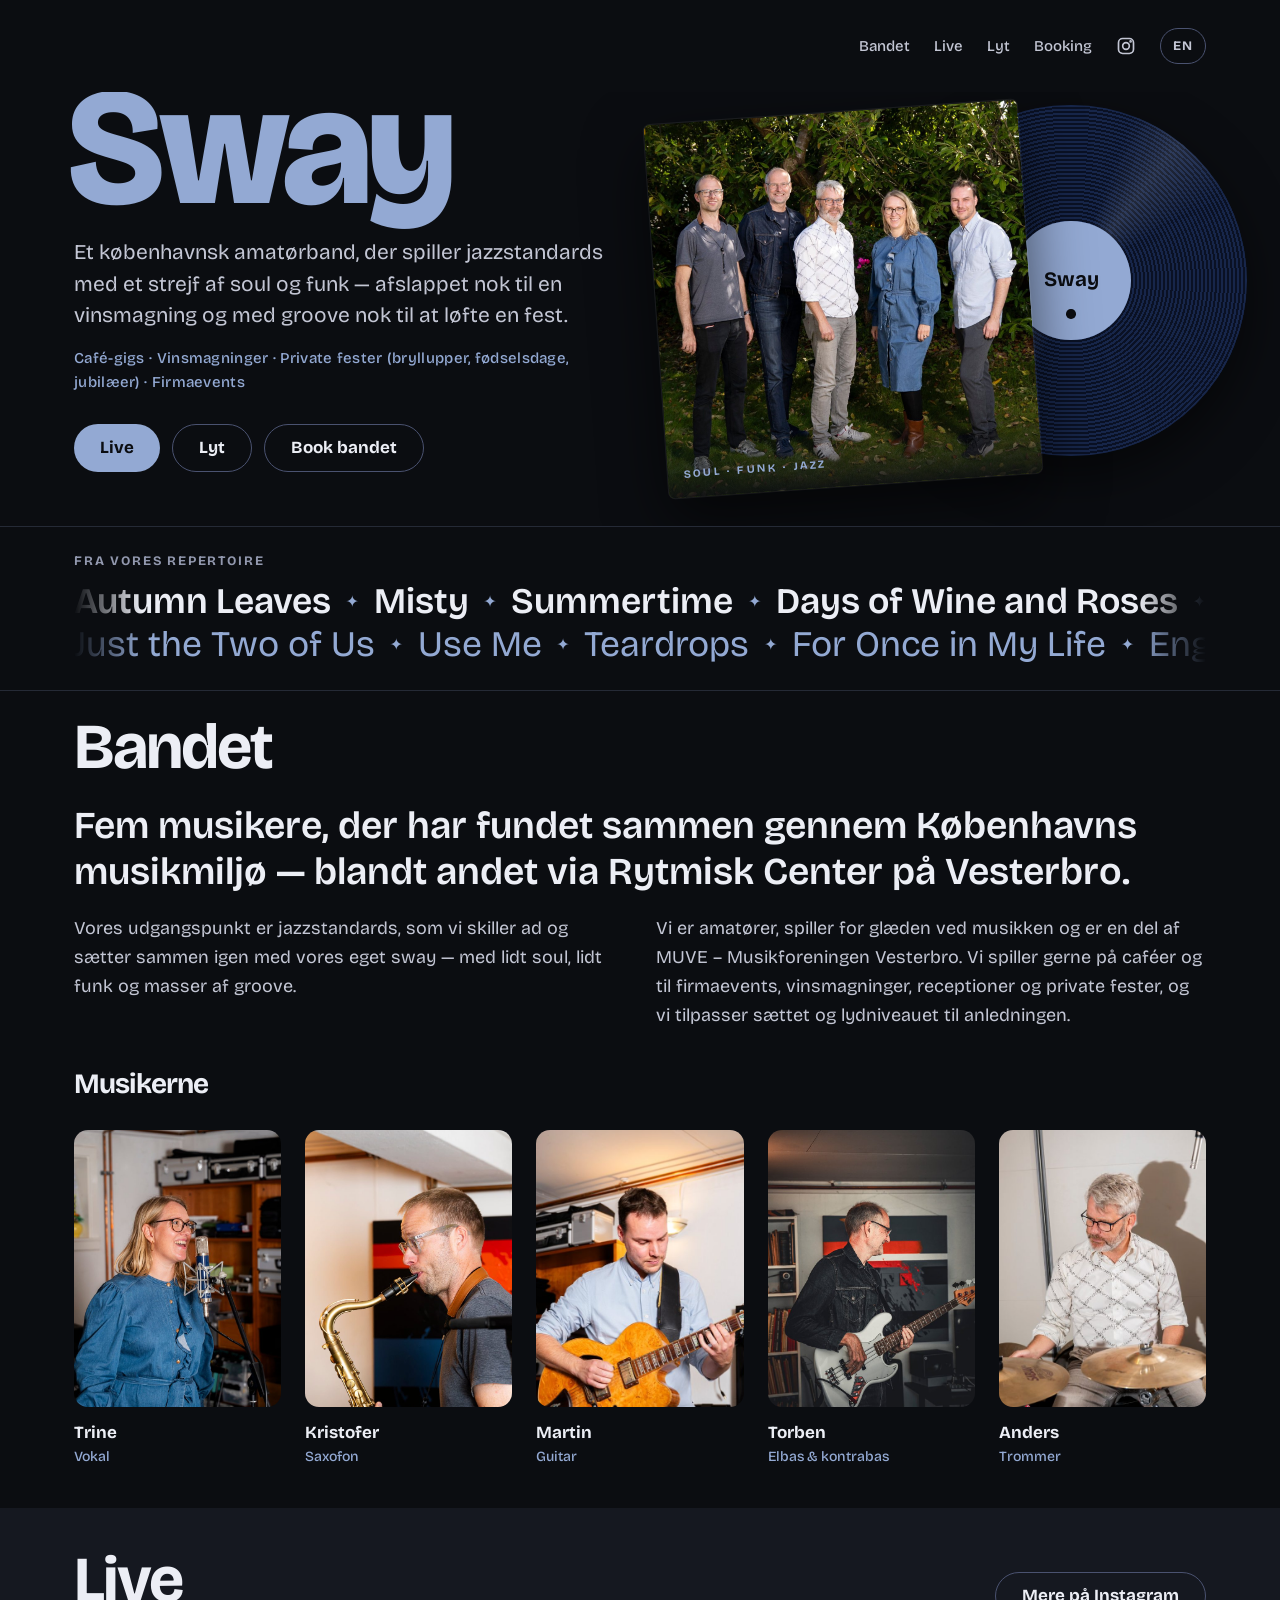
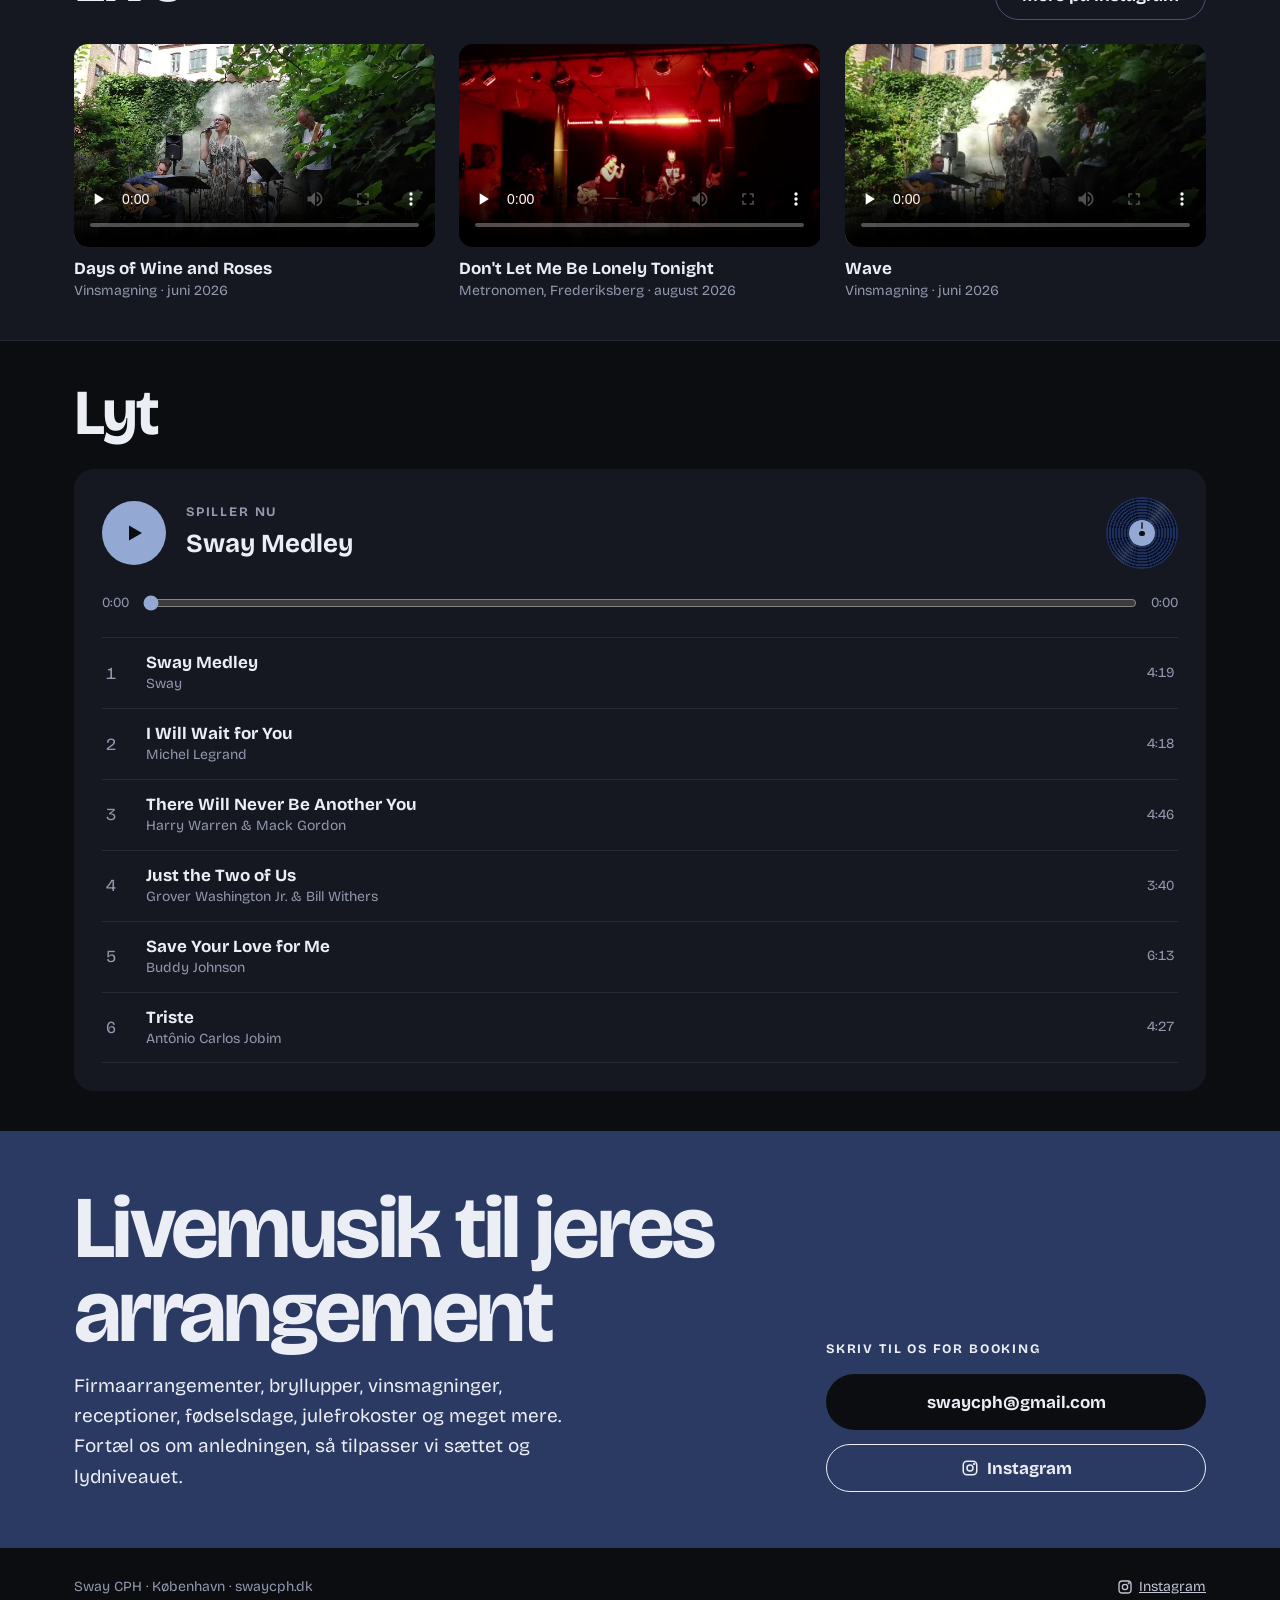
<file: index.html>
<!doctype html>
<html lang="da">
<head>
<meta charset="utf-8">
<meta name="viewport" content="width=device-width, initial-scale=1">
<title>Sway CPH — Soul, funk &amp; jazz fra København</title>
<meta name="description" content="Sway er et københavnsk band, der spiller jazzstandards med soul, funk og groove til firmaarrangementer, vinsmagninger, receptioner og private fester.">
<meta property="og:title" content="Sway CPH — Soul, funk &amp; jazz fra København">
<meta property="og:description" content="Livemusik til jeres arrangement. Jazzstandards med soul, funk og groove fra København.">
<meta property="og:image" content="https://swaycph.dk/images/hero.jpg">
<meta property="og:type" content="website">
<link rel="preconnect" href="https://fonts.googleapis.com">
<link rel="preconnect" href="https://fonts.gstatic.com" crossorigin>
<link href="https://fonts.googleapis.com/css2?family=Bricolage+Grotesque:opsz,wght@12..96,400..800&display=swap" rel="stylesheet">
<link rel="stylesheet" href="style.css?v=20261114r">
<script>if (/[?&]theme=classic\b/.test(location.search)) document.documentElement.classList.add('theme-classic');</script>
<script>
  // Always open at the top: no restored scroll position, and drop a #section left in the address by an earlier click.
  if ('scrollRestoration' in history) history.scrollRestoration = 'manual';
  if (location.hash) history.replaceState(null, '', location.pathname + location.search);
  window.addEventListener('load', function () { window.scrollTo(0, 0); });
</script>
</head>
<body>

<header class="wrap header">
  <nav aria-label="Hovedmenu" data-en-label="Main menu" class="nav">
    <a href="#band" data-en="The Band">Bandet</a>
    <a href="#live">Live</a>
    <a href="#listen" data-en="Listen">Lyt</a>
    <a href="#contact">Booking</a>
    <a href="https://www.instagram.com/swaysocial_cph/" target="_blank" rel="noopener" aria-label="Instagram" class="icon-link">
      <svg width="20" height="20" viewBox="0 0 24 24" fill="none" stroke="currentColor" stroke-width="2" aria-hidden="true"><rect x="3" y="3" width="18" height="18" rx="5"/><circle cx="12" cy="12" r="4"/><circle cx="17.5" cy="6.5" r="0.6" fill="currentColor"/></svg>
    </a>
  </nav>
  <button type="button" class="lang-toggle" id="lang-toggle" aria-label="Switch to English" data-en-label="Skift til dansk" data-en="DA">EN</button>
</header>

<main>
<section id="top" class="hero">
  <div class="wrap hero-grid">
    <div class="hero-text">
      <h1>Sway</h1>
      <p class="lead" data-en="A Copenhagen amateur band playing jazz standards with a touch of soul and funk — relaxed enough for a wine tasting, with enough groove to lift a party.">Et københavnsk amatørband, der spiller jazzstandards med et strejf af soul og funk — afslappet nok til en vinsmagning og med groove nok til at løfte en fest.</p>
      <p class="occasions" data-en="Café gigs · Wine tastings · Private parties (weddings, birthdays, anniversaries) · Company events">Café-gigs · Vinsmagninger · Private fester (bryllupper, fødselsdage, jubilæer) · Firmaevents</p>
      <div class="buttons">
        <a href="#live" class="btn btn-solid">Live</a>
        <a href="#listen" class="btn btn-ghost" data-en="Listen">Lyt</a>
        <a href="#contact" class="btn btn-ghost" data-en="Book the band">Book bandet</a>
      </div>
    </div>
    <div class="collage">
      <div class="record" aria-hidden="true"><span>Sway</span></div>
      <figure class="cover">
        <img src="images/band.jpg" alt="Sway — de fem bandmedlemmer står samlet i en have" data-en-alt="Sway — the five band members standing together in a garden">
        <figcaption><span class="cover-top">Soul · Funk · Jazz</span></figcaption>
      </figure>
    </div>
  </div>
</section>


<section class="repertoire" aria-labelledby="rep-label">
  <p class="label wrap" id="rep-label" data-en="From our repertoire">Fra vores repertoire</p>
  <div class="rep-rows" id="rep-rows">
    <ul class="rep-list" id="rep-songs">
      <li>Autumn Leaves</li>
      <li>Misty</li>
      <li>Summertime</li>
      <li>Days of Wine and Roses</li>
      <li>There Will Never Be Another You</li>
      <li>A Night in Tunisia</li>
      <li>Alone Together</li>
      <li>Beautiful Love</li>
      <li>Willow Weep for Me</li>
      <li>Stolen Moments</li>
      <li>It Might as Well Be Spring</li>
      <li>Without a Song</li>
      <li>Save Your Love for Me</li>
      <li>Wild Is the Wind</li>
      <li>I Will Wait for You</li>
      <li>Når jeg bliver gammel</li>
      <li>Ain't No Sunshine</li>
      <li>Just the Two of Us</li>
      <li>Use Me</li>
      <li>Teardrops</li>
      <li>For Once in My Life</li>
      <li>Englishman in New York</li>
      <li>Fragile</li>
      <li>Here Comes the Rain Again</li>
      <li>50 Ways to Leave Your Lover</li>
      <li>Chevy 56</li>
      <li>How Come You Don't Call Me Anymore</li>
      <li>Chega de Saudade</li>
      <li>Triste</li>
      <li>Wave</li>
      <li>The Old Country</li>
      <li>Love Is a Time of Year</li>
      <li>Don't Let Me Be Lonely Tonight</li>
    </ul>
  </div>
</section>

<section id="band" class="section band">
  <div class="wrap stack">
    <h2 data-en="The Band">Bandet</h2>
    <div class="band-intro">
      <p class="bio-lead" data-en="Five musicians who found each other through Copenhagen's music scene, among other places at Rytmisk Center on Vesterbro.">Fem musikere, der har fundet sammen gennem Københavns musikmiljø — blandt andet via Rytmisk Center på Vesterbro.</p>
      <div class="bio-cols">
        <p class="bio" data-en="Our starting point is the jazz standards, which we take apart and put back together with a sway of our own — adding a little soul, a little funk and plenty of groove.">Vores udgangspunkt er jazzstandards, som vi skiller ad og sætter sammen igen med vores eget sway — med lidt soul, lidt funk og masser af groove.</p>
        <p class="bio" data-en="We are amateurs who play for the love of the music, and part of MUVE – the Vesterbro music association. We are happy to play cafés, company events, wine tastings, receptions and private celebrations, and we shape the set and the volume to fit the occasion.">Vi er amatører, spiller for glæden ved musikken og er en del af MUVE – Musikforeningen Vesterbro. Vi spiller gerne på caféer og til firmaevents, vinsmagninger, receptioner og private fester, og vi tilpasser sættet og lydniveauet til anledningen.</p>
      </div>
    </div>
    <h3 data-en="The Musicians">Musikerne</h3>
    <div class="members">
      <figure><img src="images/trine.jpg" alt="Trine synger ved en studiemikrofon" data-en-alt="Trine singing at a studio microphone" style="object-position: center 35%"><figcaption><b>Trine</b><span data-en="Vocals">Vokal</span></figcaption></figure>
      <figure><img src="images/kristofer.jpg" alt="Kristofer spiller tenorsax" data-en-alt="Kristofer playing tenor sax" style="object-position: center 40%"><figcaption><b>Kristofer</b><span data-en="Saxophone">Saxofon</span></figcaption></figure>
      <figure><img src="images/martin.jpg" alt="Martin spiller archtop-guitar" data-en-alt="Martin playing an archtop guitar" style="object-position: 55% 40%"><figcaption><b>Martin</b><span>Guitar</span></figcaption></figure>
      <figure><img src="images/torben.jpg" alt="Torben spiller på en hvid bas" data-en-alt="Torben playing a white bass" style="object-position: center 45%"><figcaption><b>Torben</b><span data-en="Bass guitar &amp; double bass">Elbas &amp; kontrabas</span></figcaption></figure>
      <figure><img src="images/anders.jpg" alt="Anders ved trommesættet" data-en-alt="Anders at the drum kit" style="object-position: 52% 30%"><figcaption><b>Anders</b><span data-en="Drums">Trommer</span></figcaption></figure>
    </div>
  </div>
</section>

<section id="live" class="section live">
  <div class="wrap stack">
    <div class="section-head">
      <h2>Live</h2>
      <a href="https://www.instagram.com/swaysocial_cph/" target="_blank" rel="noopener" class="btn btn-ghost" data-en="More on Instagram">Mere på Instagram</a>
    </div>
    <div class="clips">
      <figure class="clip">
        <video controls playsinline preload="none" poster="video/days-of-wine-and-roses.jpg" width="1280" height="720">
          <source src="video/days-of-wine-and-roses.mp4" type="video/mp4">
        </video>
        <figcaption><b>Days of Wine and Roses</b><span data-en="Wine tasting · June 2026">Vinsmagning · juni 2026</span></figcaption>
      </figure>
      <figure class="clip">
        <video controls playsinline preload="none" poster="video/dont-let-me-be-lonely-tonight.jpg" width="1280" height="720">
          <source src="video/dont-let-me-be-lonely-tonight.mp4" type="video/mp4">
        </video>
        <figcaption><b>Don't Let Me Be Lonely Tonight</b><span data-en="Metronomen, Frederiksberg · August 2026">Metronomen, Frederiksberg · august 2026</span></figcaption>
      </figure>
      <figure class="clip">
        <video controls playsinline preload="none" poster="video/wave.jpg" width="1280" height="720">
          <source src="video/wave.mp4" type="video/mp4">
        </video>
        <figcaption><b>Wave</b><span data-en="Wine tasting · June 2026">Vinsmagning · juni 2026</span></figcaption>
      </figure>
    </div>
  </div>
</section>

<section id="listen" class="section bordered">
  <div class="wrap stack">
    <h2 data-en="Listen">Lyt</h2>
    <div class="card player" id="player">
      <div class="player-top">
        <button type="button" class="play" id="play-main" aria-label="Afspil">
          <svg class="i-play" width="24" height="24" viewBox="0 0 24 24" aria-hidden="true" fill="currentColor"><path d="M7 4.5v15l13-7.5z"/></svg>
          <svg class="i-pause" width="24" height="24" viewBox="0 0 24 24" aria-hidden="true" fill="currentColor"><rect x="6" y="4.5" width="4" height="15" rx="1"/><rect x="14" y="4.5" width="4" height="15" rx="1"/></svg>
        </button>
        <div class="now">
          <div class="label" data-en="Now playing">Spiller nu</div>
          <div class="card-title" id="now-title">Sway Medley</div>
        </div>
        <div class="mini-record" aria-hidden="true"><span></span></div>
      </div>
      <div class="progress">
        <span id="t-cur">0:00</span>
        <input type="range" id="seek" min="0" max="100" step="0.1" value="0" aria-label="Spol" data-en-label="Seek">
        <span id="t-dur">0:00</span>
      </div>
      <ol class="tracks" id="tracks">
        <li><button type="button" data-src="audio/sway-medley.mp3"><span class="t-num">1</span><span class="t-info"><b>Sway Medley</b><span>Sway</span></span><span class="t-len">4:19</span></button></li>
        <li><button type="button" data-src="audio/i-will-wait-for-you.mp3"><span class="t-num">2</span><span class="t-info"><b>I Will Wait for You</b><span>Michel Legrand</span></span><span class="t-len">4:18</span></button></li>
        <li><button type="button" data-src="audio/there-will-never-be-another-you.mp3"><span class="t-num">3</span><span class="t-info"><b>There Will Never Be Another You</b><span>Harry Warren &amp; Mack Gordon</span></span><span class="t-len">4:46</span></button></li>
        <li><button type="button" data-src="audio/just-the-two-of-us.mp3"><span class="t-num">4</span><span class="t-info"><b>Just the Two of Us</b><span>Grover Washington Jr. &amp; Bill Withers</span></span><span class="t-len">3:40</span></button></li>
        <li><button type="button" data-src="audio/save-your-love-for-me.mp3"><span class="t-num">5</span><span class="t-info"><b>Save Your Love for Me</b><span>Buddy Johnson</span></span><span class="t-len">6:13</span></button></li>
        <li><button type="button" data-src="audio/triste.mp3"><span class="t-num">6</span><span class="t-info"><b>Triste</b><span>Antônio Carlos Jobim</span></span><span class="t-len">4:27</span></button></li>
      </ol>
      <audio id="audio" preload="none"></audio>
    </div>
  </div>
</section>

<section id="contact" class="section contact">
  <div class="wrap contact-inner">
    <div class="contact-text">
      <h2 data-en="Live music for your event">Livemusik til jeres arrangement</h2>
      <p data-en="Corporate events, weddings, wine tastings, receptions, birthdays, Christmas parties and much more. Tell us about the occasion and we'll shape the set and the volume to fit.">Firmaarrangementer, bryllupper, vinsmagninger, receptioner, fødselsdage, julefrokoster og meget mere. Fortæl os om anledningen, så tilpasser vi sættet og lydniveauet.</p>
    </div>
    <div class="contact-box">
      <div class="label" data-en="Write to us for booking">Skriv til os for booking</div>
      <a href="mailto:swaycph@gmail.com" class="btn btn-dark">swaycph@gmail.com</a>
      <a href="https://www.instagram.com/swaysocial_cph/" target="_blank" rel="noopener" class="btn btn-light-ghost">
        <svg width="18" height="18" viewBox="0 0 24 24" fill="none" stroke="currentColor" stroke-width="2" aria-hidden="true"><rect x="3" y="3" width="18" height="18" rx="5"/><circle cx="12" cy="12" r="4"/><circle cx="17.5" cy="6.5" r="0.6" fill="currentColor"/></svg>
        Instagram
      </a>
    </div>
  </div>
</section>
</main>

<footer class="wrap footer">
  <span data-en="Sway CPH · Copenhagen · swaycph.dk">Sway CPH · København · swaycph.dk</span>
  <a href="https://www.instagram.com/swaysocial_cph/" target="_blank" rel="noopener" class="footer-ig"><svg width="16" height="16" viewBox="0 0 24 24" fill="none" stroke="currentColor" stroke-width="2" aria-hidden="true"><rect x="3" y="3" width="18" height="18" rx="5"/><circle cx="12" cy="12" r="4"/><circle cx="17.5" cy="6.5" r="0.6" fill="currentColor"/></svg>Instagram</a>
</footer>

<script src="i18n.js?v=20261114r"></script>
<script src="player.js?v=20261114r"></script>
<script src="repertoire.js?v=20261114r"></script>

</body>
</html>
</file>
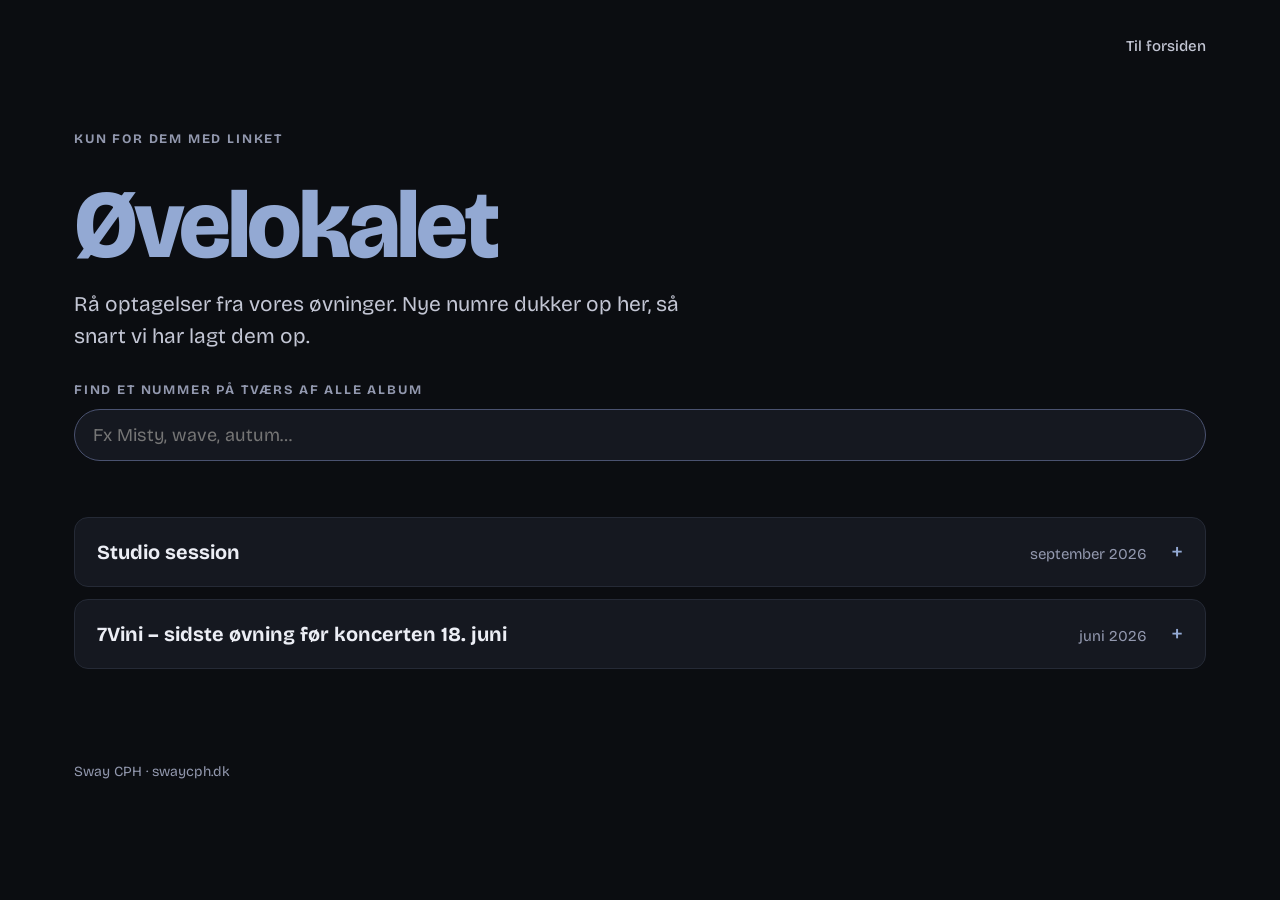
<file: oevelokale/index.html>
<!doctype html>
<html lang="da">
<head>
<meta charset="utf-8">
<meta name="viewport" content="width=device-width, initial-scale=1">
<meta name="robots" content="noindex, nofollow">
<title>Sway — Øvelokalet</title>
<link rel="preconnect" href="https://fonts.googleapis.com">
<link rel="preconnect" href="https://fonts.gstatic.com" crossorigin>
<link href="https://fonts.googleapis.com/css2?family=Bricolage+Grotesque:opsz,wght@12..96,400..800&display=swap" rel="stylesheet">
<link rel="stylesheet" href="../style.css?v=20261114r">
<style>
  .rehearsal { padding-top: 24px; padding-bottom: 64px; display: flex; flex-direction: column; gap: 20px; }
  .rehearsal h1 { font-size: clamp(48px, 8vw, 96px); font-weight: 800; letter-spacing: -0.03em; line-height: 0.9; color: var(--gold); }
  .rehearsal .lead { max-width: 640px; }
  .albums { display: flex; flex-direction: column; gap: 12px; margin-top: 8px; }
  .album { border-radius: 14px; background: var(--ground-2); border: 1px solid var(--line); overflow: hidden; }
  .a-head { width: 100%; display: flex; align-items: baseline; justify-content: space-between; gap: 16px; padding: 18px 22px; min-height: 56px; background: none; border: 0; color: var(--text); text-align: left; cursor: pointer; }
  .a-head::after { content: "+"; font-size: 24px; line-height: 1; color: var(--gold); margin-left: 8px; }
  .album.open .a-head::after { content: "–"; }
  .a-title { font-weight: 700; font-size: 20px; flex: 1; }
  .a-date { color: var(--muted); font-size: 15px; }
  .a-head:hover .a-title { color: var(--gold); }
  .album:not(.open) .a-player { height: 0; padding: 0; overflow: hidden; }
  .search { display: flex; flex-direction: column; gap: 8px; margin-top: 8px; }
  .search input { width: 100%; min-height: 52px; padding: 0 18px; border-radius: 999px; border: 1.5px solid var(--edge); background: var(--ground-2); color: var(--text); font-size: 18px; }
  .search input:focus { outline: none; border-color: var(--gold); }
  .s-status { margin: 0; min-height: 1.4em; color: var(--muted); font-size: 14px; }
  .results { list-style: none; margin: 0; padding: 0; display: flex; flex-direction: column; border-top: 1px solid var(--line); }
  .results:empty { display: none; }
  .results li { border-bottom: 1px solid var(--line); }
  .results button { width: 100%; display: flex; align-items: center; gap: 16px; padding: 12px 4px; min-height: 52px; background: none; border: 0; color: var(--text); text-align: left; cursor: pointer; }
  .results button:hover b { color: var(--gold); }
  .r-play { flex: none; width: 36px; height: 36px; border-radius: 50%; background: var(--gold); color: var(--ground); display: flex; align-items: center; justify-content: center; }
  .r-info { flex: 1; min-width: 0; display: flex; flex-direction: column; line-height: 1.35; }
  .r-info span { color: var(--muted); font-size: 14px; }
  .r-len { color: var(--muted); font-size: 14px; font-variant-numeric: tabular-nums; }
  .a-player { padding: 0 12px 12px; }
  .a-player iframe { width: 100%; height: 400px; border: 0; border-radius: 10px; display: block; }
</style>
</head>
<body>

<header class="wrap header">
  <nav aria-label="Menu" class="nav">
    <a href="../">Til forsiden</a>
  </nav>
</header>

<main class="wrap rehearsal">
  <p class="label">Kun for dem med linket</p>
  <h1>Øvelokalet</h1>
  <p class="lead">Rå optagelser fra vores øvninger. Nye numre dukker op her, så snart vi har lagt dem op.</p>

  <div class="search" role="search">
    <label for="q" class="label">Find et nummer på tværs af alle album</label>
    <input id="q" type="search" placeholder="Fx Misty, wave, autum…" autocomplete="off" spellcheck="false">
    <p class="s-status" id="s-status" aria-live="polite"></p>
    <ol class="results" id="results"></ol>
  </div>

  <!--
    One .album per SoundCloud album, newest first.
    data-sc: for a public album, its share link (Share → Copy link).
             For a private album, the src link from its embed code (Share → Embed), which contains secret_token.
  -->
  <div class="albums">
    <div class="album" data-sc="https://w.soundcloud.com/player/?url=https%3A//api.soundcloud.com/playlists/soundcloud%3Aplaylists%3A2315002014%3Fsecret_token%3Ds-elptXDDxpAd">
      <button type="button" class="a-head" aria-expanded="false"><span class="a-title">Studio session</span><span class="a-date">september 2026</span></button>
      <div class="a-player"></div>
    </div>
    <div class="album" data-sc="https://w.soundcloud.com/player/?url=https%3A//api.soundcloud.com/playlists/soundcloud%253Aplaylists%253A2254788800">
      <button type="button" class="a-head" aria-expanded="false"><span class="a-title">7Vini – sidste øvning før koncerten 18. juni</span><span class="a-date">juni 2026</span></button>
      <div class="a-player"></div>
    </div>
  </div>
</main>

<footer class="wrap footer">
  <span>Sway CPH · swaycph.dk</span>
</footer>

<script src="search.js"></script>

</body>
</html>
</file>
<file: style.css>
:root {
  --ground: #0B0D11;
  --ground-2: #151820;
  --line: #252A36;
  --text: #ECEEF5;
  --soft: #C3C6D4;
  --muted: #9298AE;
  --gold: #93A9D3;
  --gold-hover: #B8C8E8;
  --petrol: #2B3A63;
  --edge: #4A5270;
  --card-2: #1D2130;
  --groove-a: #0A1124;
  --groove-b: #17264A;
  --groove-c: #1D2F5A;
  --shade: 11, 13, 17;
  --serif: 'Bricolage Grotesque', system-ui, sans-serif;
}

/* Previous petrol-and-gold palette, kept as a fallback: open with ?theme=classic */
:root.theme-classic {
  --ground: #0E1A1C;
  --ground-2: #132325;
  --line: #213436;
  --text: #F1EBDD;
  --soft: #C9D2CE;
  --muted: #A9B8B6;
  --gold: #D9A84A;
  --gold-hover: #E8C27A;
  --petrol: #1F6E78;
  --edge: #4E6563;
  --card-2: #1C2E30;
  --groove-a: #0A1213;
  --groove-b: #17282A;
  --groove-c: #1E3335;
  --shade: 14, 26, 28;
}

* { box-sizing: border-box; }
html { scroll-behavior: smooth; }
body {
  margin: 0;
  background: var(--ground);
  color: var(--text);
  font-family: 'Bricolage Grotesque', system-ui, sans-serif;
  font-size: 17px;
  line-height: 1.6;
}
img { max-width: 100%; display: block; }
button, input { font: inherit; }
a { color: var(--gold); }
a:hover { color: var(--gold-hover); }

h1, h2, h3 { font-family: var(--serif); font-weight: 700; letter-spacing: -0.03em; margin: 0; }
h2 { font-size: clamp(40px, 6vw, 64px); line-height: 1; }
h3 { font-size: 28px; margin-top: 8px; }

.wrap { max-width: 1180px; margin: 0 auto; padding-left: 24px; padding-right: 24px; }
.stack { display: flex; flex-direction: column; gap: 24px; }
.section > .wrap { padding-top: 40px; padding-bottom: 40px; }
.player { padding-bottom: 12px; }
.bordered { border-top: 1px solid var(--line); }
.muted { color: var(--muted); font-size: 15px; margin: 0; }
.label { font-size: 13px; font-weight: 700; letter-spacing: 0.14em; text-transform: uppercase; color: var(--muted); }

/* Header */
.header { padding-top: 24px; padding-bottom: 24px; display: flex; flex-wrap: wrap; align-items: center; justify-content: flex-end; gap: 16px; }
.nav { display: flex; flex-wrap: wrap; gap: 4px 24px; font-size: 15px; font-weight: 500; }
.nav a { color: var(--soft); text-decoration: none; padding: 10px 0; }
.nav a:hover { color: var(--gold); }
.icon-link { display: inline-flex; align-items: center; }
.lang-toggle { min-width: 44px; min-height: 36px; padding: 0 12px; border-radius: 999px; border: 1.5px solid var(--edge); background: none; color: var(--soft); font: inherit; font-size: 13px; font-weight: 700; letter-spacing: 0.08em; cursor: pointer; align-self: center; margin-left: 8px; }
.lang-toggle:hover { border-color: var(--gold); color: var(--gold); }

/* Hero */
.hero { padding-bottom: 40px; overflow: hidden; }
.hero-grid { display: grid; grid-template-columns: 1fr 1fr; gap: 32px; align-items: start; padding-top: 0; }
.hero-text { display: flex; flex-direction: column; gap: 22px; }
.eyebrow { margin: 0; font-size: 14px; font-weight: 700; letter-spacing: 0.18em; text-transform: uppercase; color: var(--gold); }
.hero h1 { font-weight: 800; letter-spacing: -0.03em; font-size: clamp(88px, 13vw, 190px); line-height: 0.8; margin: -0.06em 0 0 -0.04em; color: var(--gold); }
.occasions { margin: -8px 0 0; font-size: 15px; font-weight: 500; letter-spacing: 0.02em; color: var(--gold); }
.lead { margin: 0; max-width: 620px; font-size: 21px; line-height: 1.5; color: var(--soft); }
.buttons { display: flex; flex-wrap: wrap; gap: 12px; margin-top: 8px; }

/* Buttons */
.btn { display: inline-flex; align-items: center; justify-content: center; gap: 8px; min-height: 48px; padding: 0 26px; border-radius: 999px; font-weight: 700; text-decoration: none; }
.btn-solid { background: var(--gold); color: var(--ground); }
.btn-solid:hover { background: var(--gold-hover); color: var(--ground); }
.btn-ghost { border: 1.5px solid var(--edge); color: var(--text); }
.btn-ghost:hover { border-color: var(--gold); color: var(--gold); }
.btn-dark { min-height: 56px; background: var(--ground); color: var(--text); }
.btn-dark:hover { color: var(--gold-hover); }
.btn-light-ghost { border: 1.5px solid var(--text); color: var(--text); }
.btn-light-ghost:hover { background: rgba(var(--shade),0.2); color: var(--text); }

/* Listen */
.section-head { display: flex; flex-wrap: wrap; align-items: baseline; justify-content: space-between; gap: 12px; }
.card { border-radius: 20px; background: var(--ground-2); padding: 28px; }
.listen-card { display: flex; flex-wrap: wrap; align-items: center; gap: 16px 20px; }
.listen-card > div { flex: 1 1 240px; min-width: 0; }
.card-title { font-family: var(--serif); font-weight: 700; font-size: 26px; }
.play { width: 64px; height: 64px; flex: none; border-radius: 999px; background: var(--gold); color: var(--ground); display: flex; align-items: center; justify-content: center; }
.play:hover { background: var(--gold-hover); color: var(--ground); }

/* Player */
.player { display: flex; flex-direction: column; gap: 20px; }
.player-top { display: flex; align-items: center; gap: 20px; }
.now { flex: 1; min-width: 0; }
button.play { border: none; cursor: pointer; }
.play .i-pause, .is-playing .play .i-play { display: none; }
.is-playing .play .i-pause { display: block; }
.progress { display: flex; align-items: center; gap: 12px; font-size: 14px; color: var(--muted); font-variant-numeric: tabular-nums; }
.progress input { flex: 1; min-width: 0; accent-color: var(--gold); height: 24px; cursor: pointer; }
.tracks { list-style: none; margin: 0; padding: 0; border-top: 1px solid var(--line); }
.tracks li { border-bottom: 1px solid var(--line); }
.tracks button { width: 100%; display: flex; align-items: center; gap: 16px; padding: 14px 4px; min-height: 56px; background: none; border: none; color: var(--text); font: inherit; text-align: left; cursor: pointer; }
.tracks button:hover .t-info b, .tracks button.active .t-info b { color: var(--gold); }
.t-num { width: 24px; flex: none; color: var(--muted); font-variant-numeric: tabular-nums; }
.tracks button.active .t-num { color: var(--gold); }
.t-info { flex: 1; min-width: 0; display: flex; flex-direction: column; line-height: 1.35; }
.t-info span { color: var(--muted); font-size: 14px; }
.t-len { color: var(--muted); font-size: 14px; font-variant-numeric: tabular-nums; }

/* Live */
.live { background: var(--ground-2); }
.clips { display: grid; grid-template-columns: repeat(auto-fit, minmax(280px, 1fr)); gap: 24px; }
.clip { margin: 0; display: flex; flex-direction: column; gap: 10px; }
.clip video { width: 100%; height: auto; aspect-ratio: 16 / 9; object-fit: cover; border-radius: 14px; background: var(--card-2); display: block; }
.clip figcaption { display: flex; flex-direction: column; line-height: 1.4; }
.clip figcaption span { color: var(--muted); font-size: 14px; }

/* Repertoire marquee */
.repertoire { padding: 8px 0 24px; overflow: hidden; border-top: 1px solid var(--line); border-bottom: 1px solid var(--line); }
.repertoire .label { padding-top: 16px; padding-bottom: 8px; }
.rep-list { list-style: none; margin: 0; padding: 0 24px; display: flex; flex-wrap: wrap; gap: 4px 28px; max-width: 1180px; margin: 0 auto; }
.rep-list[hidden] { display: none; }
.rep-list li { font-family: var(--serif); font-weight: 600; font-size: 26px; color: var(--soft); }
.rep-rows.is-moving { display: flex; flex-direction: column; gap: 0; width: min(1132px, calc(100% - 48px)); margin: 0 auto; overflow: hidden;
  -webkit-mask-image: linear-gradient(to right, transparent, #000 6%, #000 94%, transparent); mask-image: linear-gradient(to right, transparent, #000 6%, #000 94%, transparent); }
.rep-row { display: flex; width: max-content; animation: rep 70s linear infinite; }
.rep-row.reverse { animation-direction: reverse; animation-duration: 85s; }
.rep-row ul { list-style: none; margin: 0; padding: 0; display: flex; }
.rep-row li { white-space: nowrap; display: flex; align-items: center; font-family: var(--serif); font-weight: 600; font-size: clamp(24px, 3vw, 36px); color: var(--text); line-height: 1.2; }
.rep-row li::after { content: "✦"; font-size: 0.45em; color: var(--gold); margin: 0 0.9em; }
.rep-row.reverse li { color: var(--gold); font-weight: 400; }
.repertoire:hover .rep-row { animation-play-state: paused; }
@keyframes rep { to { transform: translateX(-50%); } }

/* Band */
.band > .wrap { padding-top: 24px; }
.band-intro { display: flex; flex-direction: column; gap: 20px; }
.bio-lead { margin: 0; font-family: var(--serif); font-weight: 600; font-size: clamp(26px, 3.2vw, 38px); line-height: 1.2; color: var(--text); }
.bio-cols { display: grid; grid-template-columns: 1fr 1fr; gap: 32px; }
.bio { margin: 0; font-size: 18px; color: var(--soft); }
/* Collage */
.collage { position: relative; justify-self: start; width: min(100%, 374px); margin-top: 20px; }
.cover { position: relative; z-index: 2; margin: 0; aspect-ratio: 1; border-radius: 6px; overflow: hidden; transform: rotate(-4deg); box-shadow: 0 24px 60px rgba(0,0,0,0.6); outline: 1px solid rgba(241,235,221,0.08); }
.cover img { display: block; width: 100%; height: 100%; object-fit: cover; object-position: center 62%; }
.cover figcaption { position: absolute; inset: auto 0 0 0; padding: 40px 16px 14px; display: flex; flex-direction: column; background: linear-gradient(to top, rgba(var(--shade),0.92), rgba(var(--shade),0)); }
.cover-top { font-size: 11px; font-weight: 700; letter-spacing: 0.2em; text-transform: uppercase; color: var(--gold); }
.cover-title { font-family: var(--serif); font-weight: 700; font-size: 26px; line-height: 1.1; color: var(--text); }
.record { z-index: 1; position: absolute; right: -58%; top: -2%; width: 94%; aspect-ratio: 1; border-radius: 50%; display: flex; align-items: center; justify-content: center;
  background: repeating-radial-gradient(circle at center, var(--groove-a) 0 2px, var(--groove-b) 2px 4px); box-shadow: 0 20px 50px rgba(0,0,0,0.5); animation: spin 6s linear infinite; animation-play-state: paused; }
.record span { width: 34%; aspect-ratio: 1; border-radius: 50%; background: var(--gold); color: var(--ground); display: flex; align-items: center; justify-content: flex-end; flex-direction: column; padding-bottom: 0; font-family: var(--serif); font-weight: 700; font-size: clamp(14px, 1.6vw, 22px); position: relative; }
.record span { justify-content: center; }
.record span::after { content: ""; position: absolute; width: 8%; aspect-ratio: 1; border-radius: 50%; background: var(--ground); bottom: 18%; }
@media (max-width: 1180px) and (min-width: 761px) { .collage { width: min(100%, 286px); } }
@media (max-width: 960px) and (min-width: 761px) { .collage { width: min(100%, 209px); } }
.music-on .record { animation-play-state: running; }
/* Light sheen and label mark make the rotation visible; plain grooves look the same at every angle */
.record::before, .mini-record::before { content: ""; position: absolute; inset: 0; border-radius: 50%; pointer-events: none;
  background: conic-gradient(from 20deg, transparent 0deg, rgba(255,255,255,0.10) 18deg, transparent 40deg, transparent 180deg, rgba(255,255,255,0.07) 198deg, transparent 220deg); }
@keyframes spin { to { transform: rotate(360deg); } }
.mini-record { position: relative; flex: none; width: 72px; aspect-ratio: 1; border-radius: 50%; display: flex; align-items: center; justify-content: center;
  background: repeating-radial-gradient(circle at center, var(--groove-a) 0 1.5px, var(--groove-c) 1.5px 3px); animation: spin 3s linear infinite; animation-play-state: paused; }
.mini-record span { width: 36%; aspect-ratio: 1; border-radius: 50%; background: var(--gold); position: relative; }
.mini-record span::after { content: ""; position: absolute; inset: 40%; border-radius: 50%; background: var(--ground); }
.mini-record span::before { content: ""; position: absolute; left: 46%; top: 6%; width: 8%; height: 28%; border-radius: 2px; background: var(--ground); opacity: 0.7; }
.music-on .mini-record { animation-play-state: running; }
@media (prefers-reduced-motion: reduce) { .record { animation-duration: 14s; } .mini-record { animation-duration: 8s; } }

@media (max-width: 760px) {
  .bio-cols { grid-template-columns: 1fr; gap: 16px; }
  .hero-grid { grid-template-columns: 1fr; gap: 40px; min-height: 0; padding-top: 16px; }
  .collage { width: 62%; margin: 8px 0 0 4px; }
}
.members { display: grid; grid-template-columns: repeat(auto-fit, minmax(200px, 1fr)); gap: 24px; }
.members figure { margin: 0; display: flex; flex-direction: column; gap: 12px; }
.members img { width: 100%; aspect-ratio: 3 / 4; object-fit: cover; border-radius: 14px; }
.members figcaption { display: flex; flex-direction: column; }
.members figcaption span { color: var(--gold); font-size: 14px; font-weight: 500; }

/* Contact */
.contact { background: var(--petrol); }
.contact > .wrap { padding-top: 56px; padding-bottom: 56px; }
.contact-inner { display: flex; flex-wrap: wrap; align-items: flex-end; justify-content: space-between; gap: 40px; }
.contact-text { flex: 1 1 420px; display: flex; flex-direction: column; gap: 16px; }
.contact-text h2 { font-size: clamp(44px, 7vw, 88px); line-height: 0.95; }
.contact-text p { margin: 0; max-width: 520px; font-size: 19px; }
.contact-box { flex: 0 1 380px; display: flex; flex-direction: column; gap: 14px; }
.contact-box .label { color: var(--text); }

/* Footer */
.footer { padding-top: 28px; padding-bottom: 28px; display: flex; flex-wrap: wrap; justify-content: space-between; gap: 8px; color: var(--muted); font-size: 14px; }
.footer a { color: var(--soft); }
.footer-ig { display: inline-flex; align-items: center; gap: 6px; }

@media (max-width: 760px) {
  .members { grid-template-columns: 1fr 1fr; gap: 16px; }
}

@media (max-width: 600px) {
  .header { justify-content: space-between; flex-wrap: nowrap; align-items: flex-start; }
}
</file>
